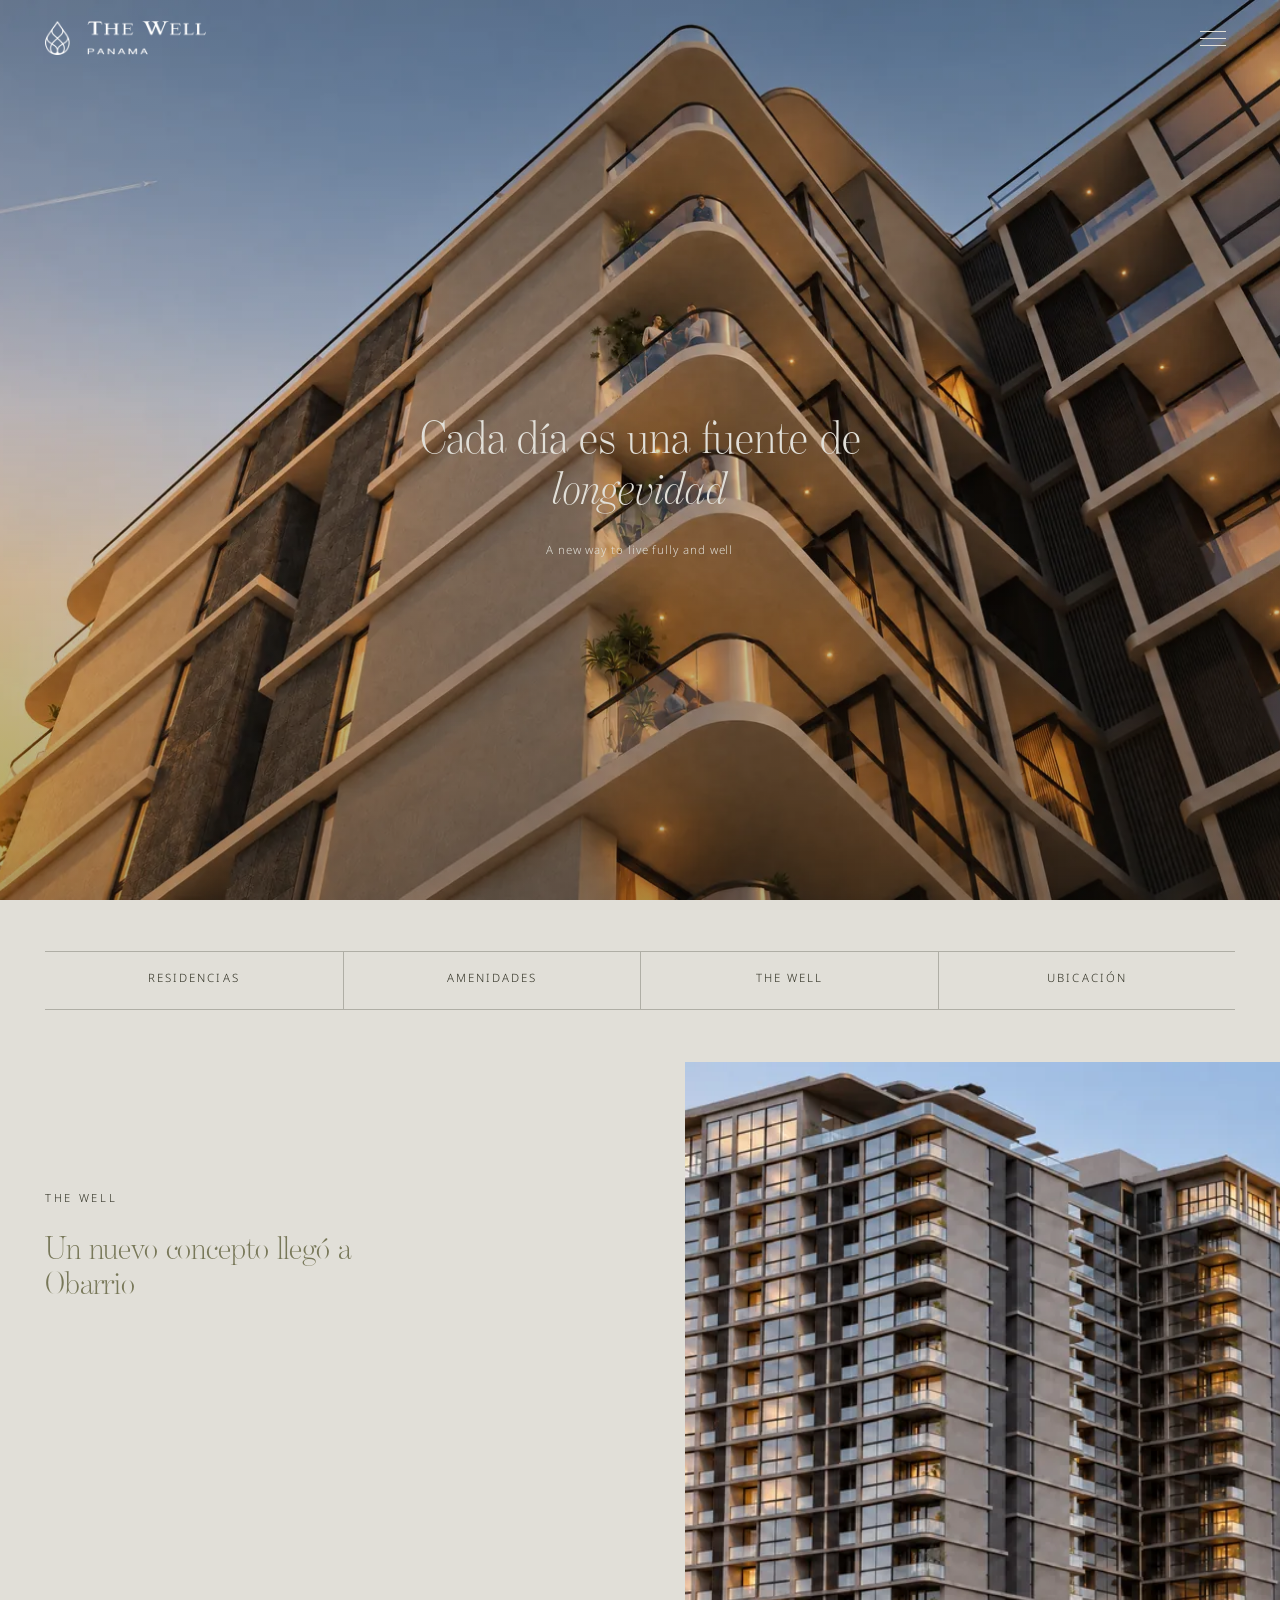
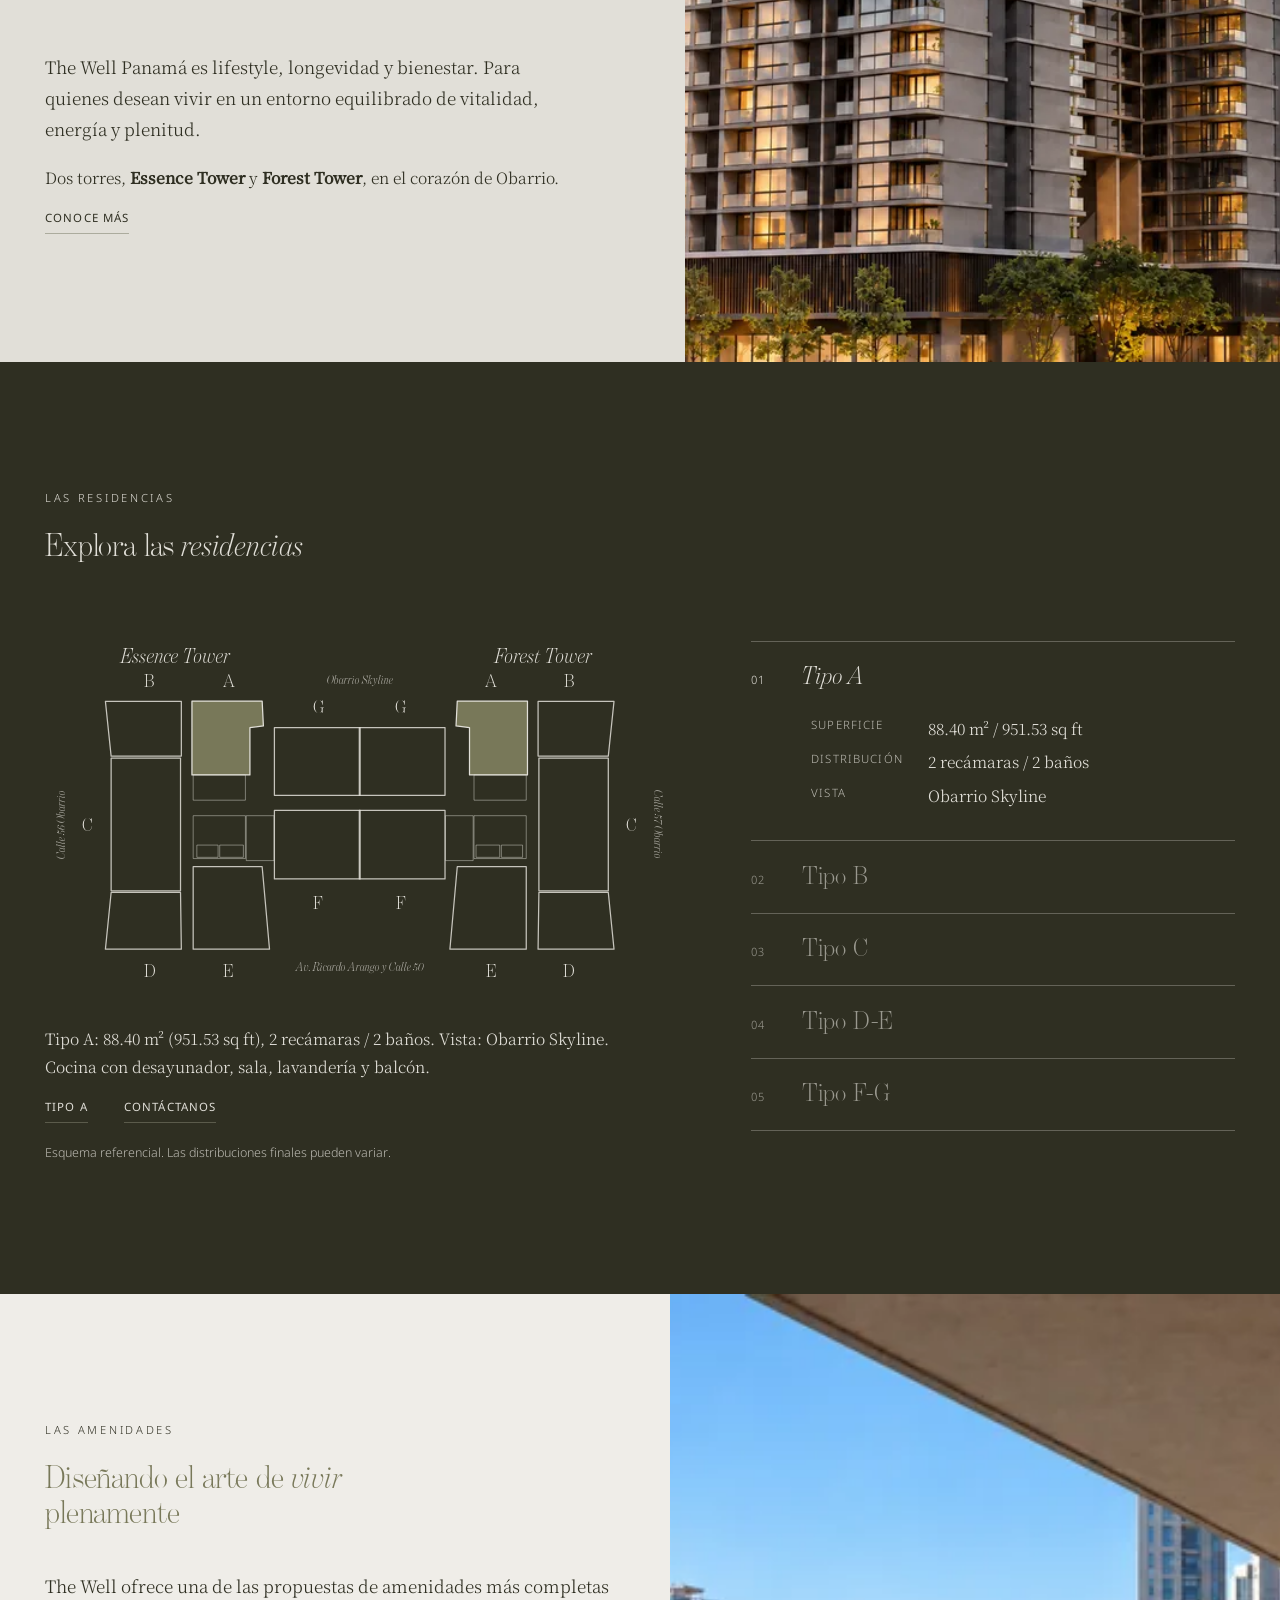
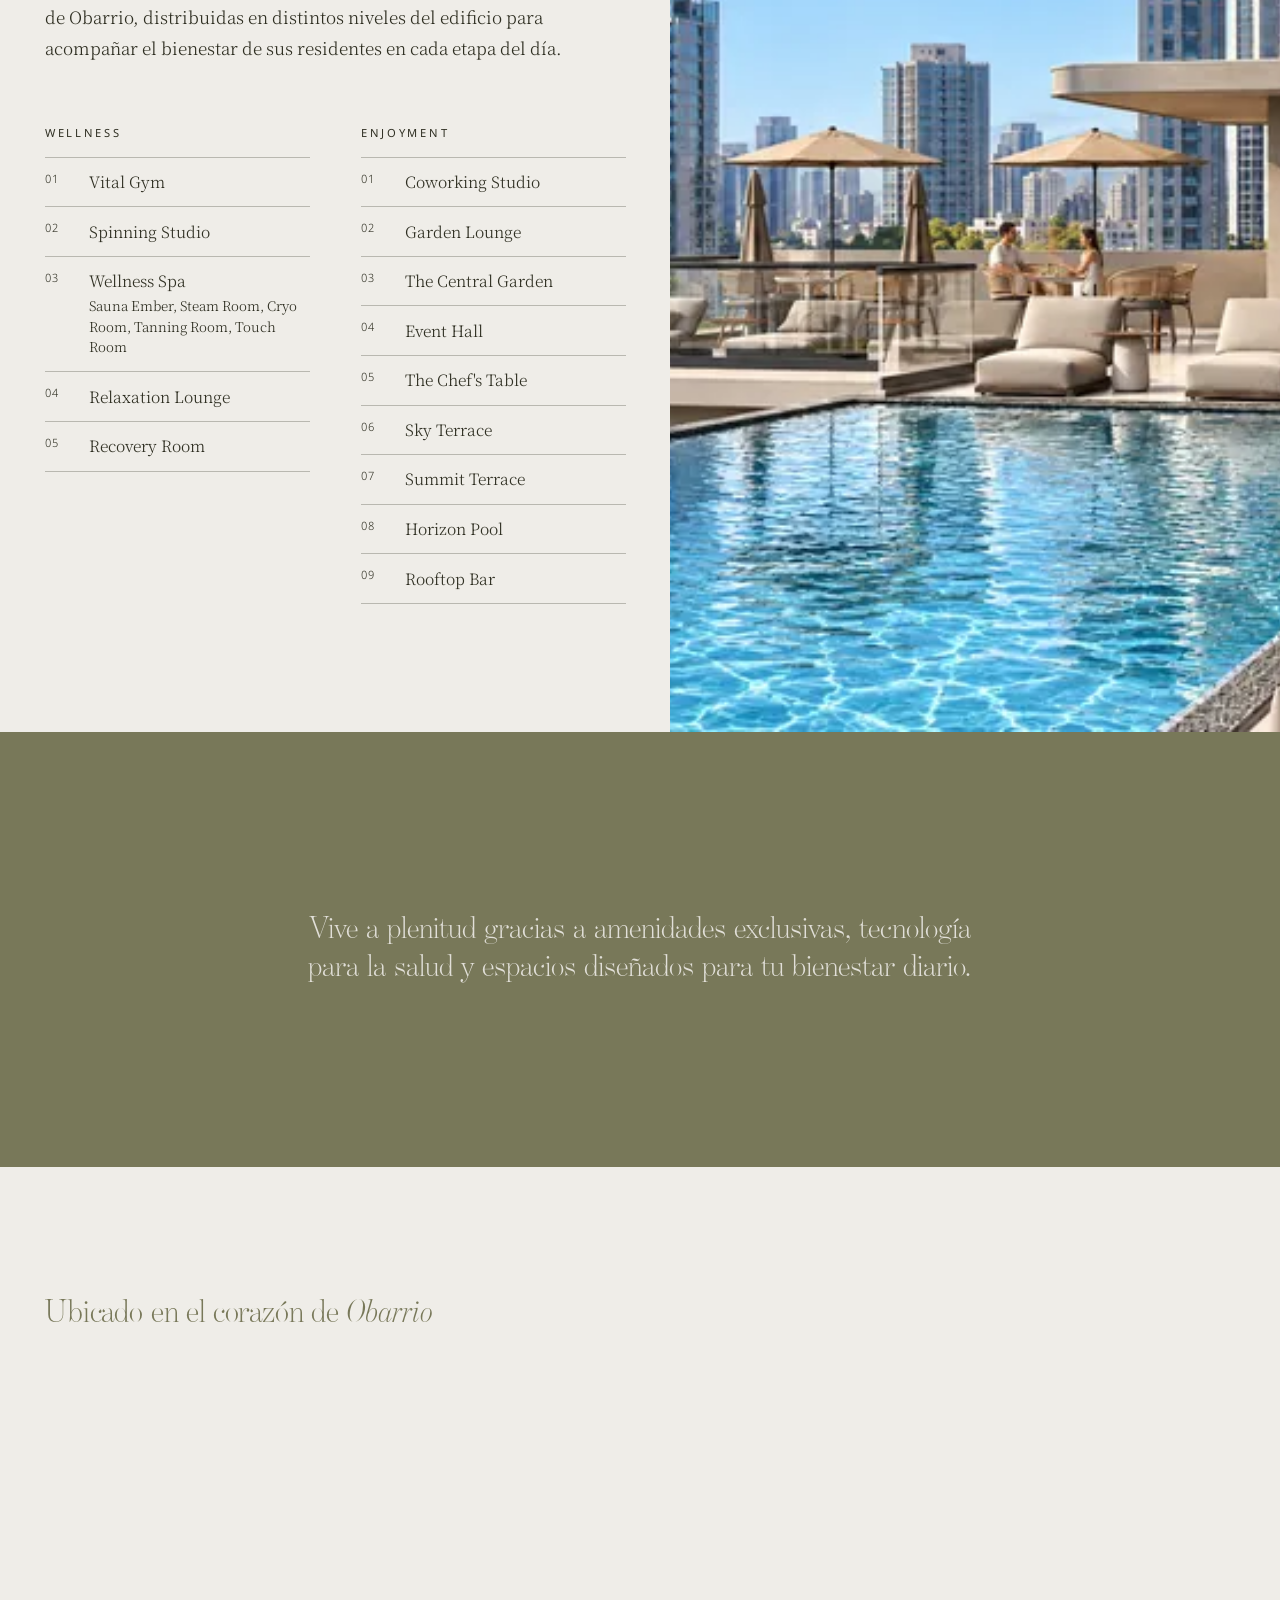
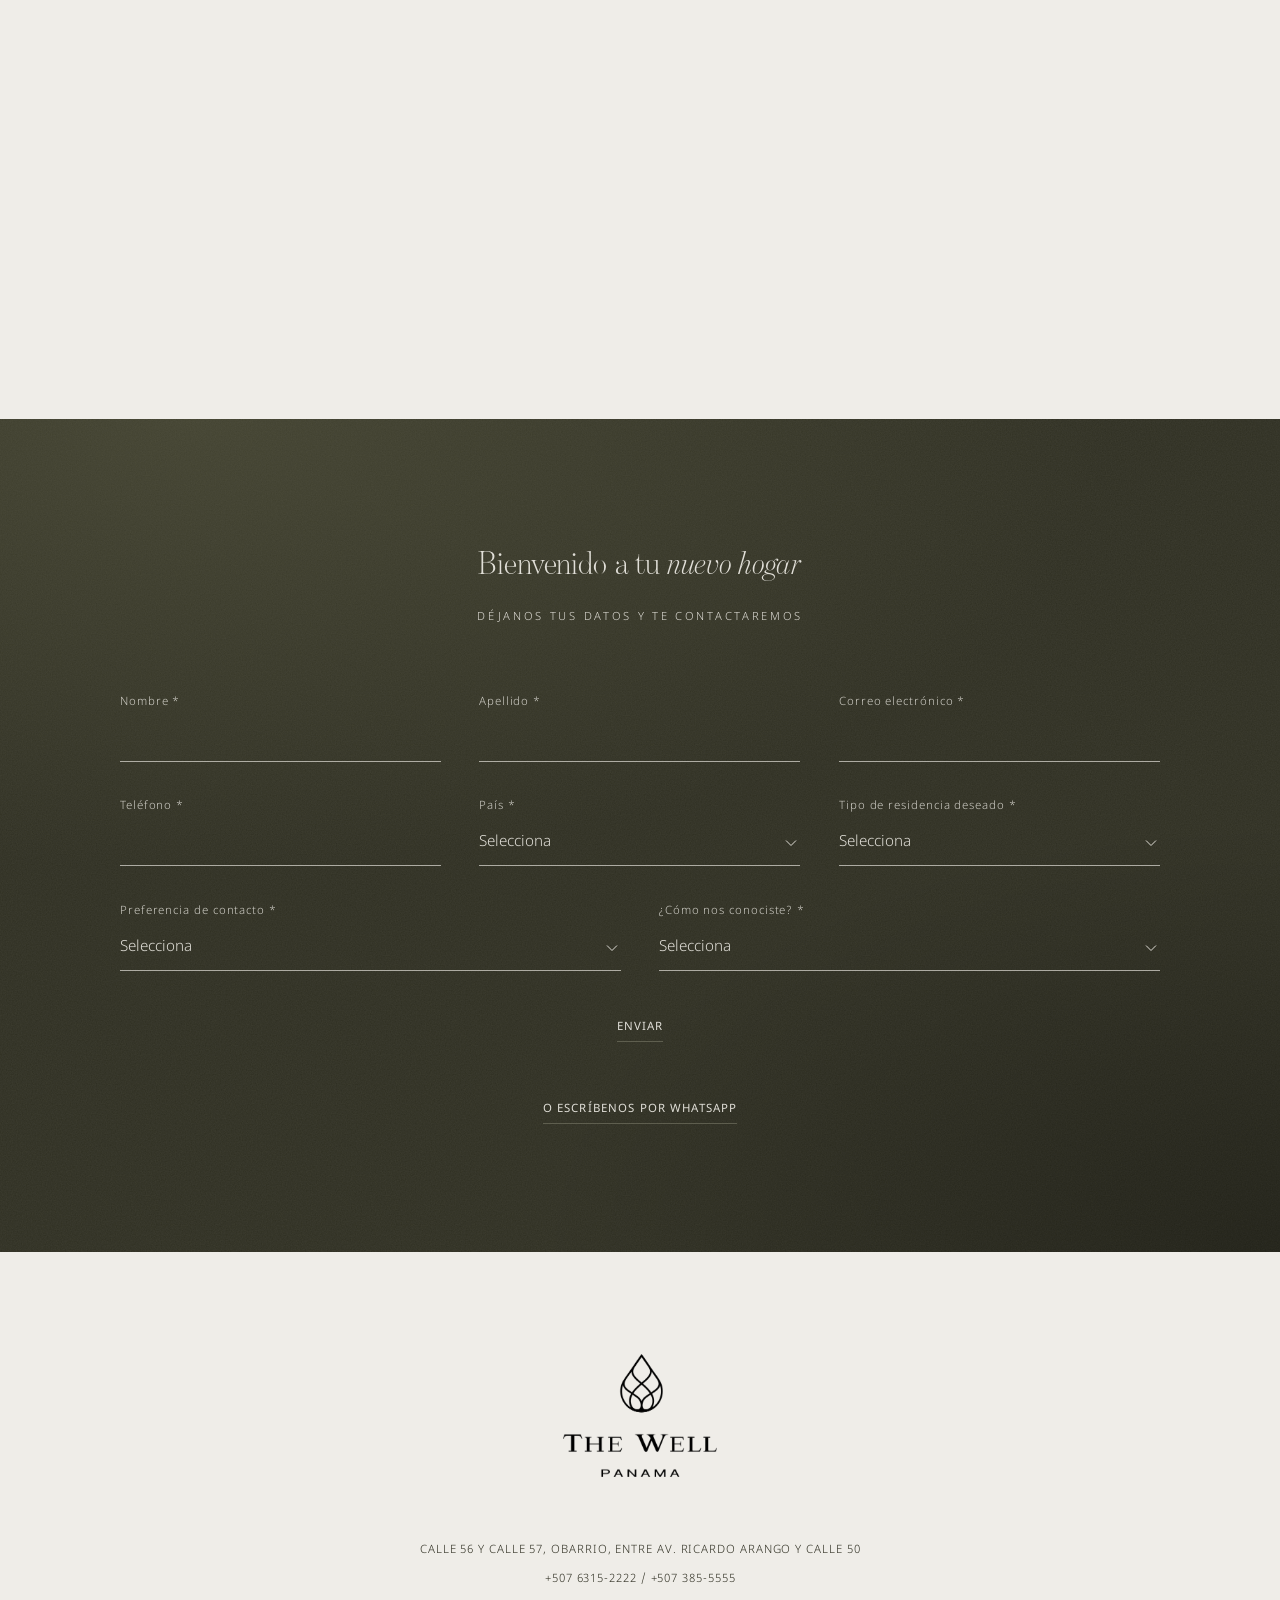
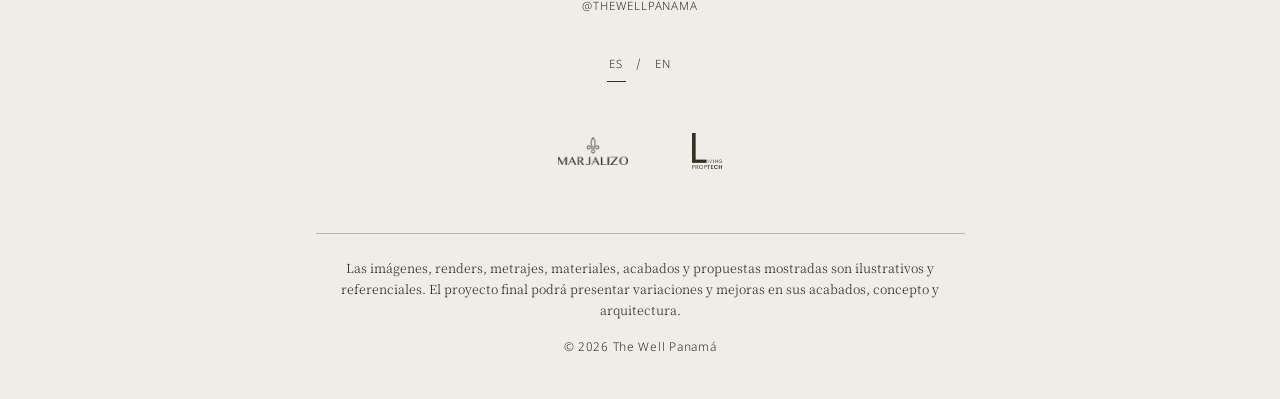
<file: index.html>
<!doctype html>
<html lang="es">
<head>
  <meta charset="utf-8">
  <meta name="viewport" content="width=device-width, initial-scale=1">
  <title>The Well Panamá · Residencias de wellness y longevidad en Obarrio</title>
  <meta name="description" content="The Well Panamá: residencias de lifestyle, longevidad y bienestar en Obarrio, Ciudad de Panamá. Essence Tower y Forest Tower.">
  <meta name="theme-color" content="#E1DFD8">
  <meta property="og:type" content="website">
  <meta property="og:title" content="The Well Panamá · Residencias de wellness y longevidad en Obarrio">
  <meta property="og:description" content="Lifestyle, longevidad y bienestar en Obarrio, Ciudad de Panamá.">
  <meta property="og:locale" content="es_PA">
  <link rel="icon" href="assets/favicon.png" type="image/png">
  <link rel="apple-touch-icon" href="assets/apple-touch-icon.png">
  <link rel="preload" href="assets/fonts/benton-light.woff2" as="font" type="font/woff2" crossorigin>
  <link rel="preload" href="assets/fonts/notoserifjp-light.woff2" as="font" type="font/woff2" crossorigin>
  <link rel="preload" as="image" type="image/webp" href="assets/img/hero-1600.webp" imagesrcset="assets/img/hero-800.webp 800w, assets/img/hero-1600.webp 1600w, assets/img/hero-2400.webp 2400w" imagesizes="100vw" fetchpriority="high">
  <script>document.documentElement.classList.add("js")</script>
  <link rel="stylesheet" href="css/fonts.css?v=20260930b">
  <link rel="stylesheet" href="css/tokens.css?v=20260930b">
  <link rel="stylesheet" href="css/main.css?v=20260930b">
</head>
<body>
<a class="skip" href="#contenido" data-i18n="skip">Saltar al contenido</a>

<header class="header" id="inicio" data-tema="oscuro">
  <a class="header__logo" href="#inicio" aria-label="The Well Panamá, inicio" data-i18n-attr="aria-label:a.logo">
    <img class="logo-blanco" src="assets/img/logo-blanco-horizontal.webp" width="720" height="152" alt="The Well Panamá" data-i18n-attr="alt:a.logoalt">
    <img class="logo-negro" src="assets/img/logo-negro-horizontal.webp" width="720" height="152" alt="" aria-hidden="true">
  </a>
  <div class="header__right">
    <button class="burger" type="button" aria-expanded="false" aria-controls="menu" aria-label="Abrir menú"><span></span><span></span><span></span></button>
  </div>
</header>

<div class="overlay" id="menu" role="dialog" aria-modal="true" aria-label="Menú" data-i18n-attr="aria-label:a.menu" aria-hidden="true" inert>
  <div class="overlay__top"><button class="overlay__close" type="button" data-i18n="menu.cerrar">Cerrar</button></div>
  <nav class="overlay__nav" aria-label="Secciones" data-i18n-attr="aria-label:a.secciones">
    <a href="#the-well" data-i18n="nav.thewell">The Well</a>
    <a href="#residencias" data-i18n="nav.residencias">Residencias</a>
    <a href="#amenidades" data-i18n="nav.amenidades">Amenidades</a>
    <a href="#ubicacion" data-i18n="nav.ubicacion">Ubicación</a>
    <a href="#contacto" data-i18n="nav.contacto">Contacto</a>
  </nav>
  <p class="overlay__foot"><a class="ul" href="tel:+50763152222">+507 6315-2222</a></p>
  <div class="lang" role="group" aria-label="Idioma" data-i18n-attr="aria-label:a.lang"><button type="button" class="ul" data-lang="es">ES</button><span aria-hidden="true">/</span><button type="button" class="ul" data-lang="en">EN</button></div>
</div>

<main id="contenido">
  <!-- 2. Hero -->
  <section class="hero" aria-labelledby="hero-titulo">
    <div class="hero__media" data-tema="oscuro">
      <img class="bg" src="assets/img/hero-1600.webp"
           srcset="assets/img/hero-800.webp 800w, assets/img/hero-1600.webp 1600w, assets/img/hero-2400.webp 2400w"
           sizes="100vw" width="2400" height="1357" alt="Fachada de The Well Panamá vista desde abajo al atardecer" data-i18n-attr="alt:a.heroalt" fetchpriority="high">
      <div class="hero__content">
        <h1 id="hero-titulo"><span data-i18n="hero.titulo.a">Cada día es una fuente de</span> <em data-i18n="hero.titulo.b">longevidad</em></h1>
        <p class="hero__sub"><i data-i18n="hero.sub">A new way to live fully and well</i></p>
      </div>
    </div>
    <nav class="hero__nav" data-tema="claro" aria-label="Accesos rápidos" data-i18n-attr="aria-label:a.acceso">
      <a href="#residencias"><span class="ul" data-i18n="nav.residencias">Residencias</span></a>
      <a href="#amenidades"><span class="ul" data-i18n="nav.amenidades">Amenidades</span></a>
      <a href="#the-well"><span class="ul" data-i18n="nav.thewell">The Well</span></a>
      <a href="#ubicacion"><span class="ul" data-i18n="nav.ubicacion">Ubicación</span></a>
    </nav>
  </section>

  <!-- 3. Intro -->
  <section class="intro" data-tema="claro" id="the-well" aria-labelledby="intro-titulo">
    <div class="intro__text">
      <div>
        <p class="eyebrow" data-i18n="intro.eyebrow">The Well</p>
        <h2 id="intro-titulo" data-i18n="intro.titulo">Un nuevo concepto llegó a Obarrio</h2>
      </div>
      <div class="intro__body">
        <p class="lead" data-i18n="intro.p1">The Well Panamá es lifestyle, longevidad y bienestar. Para quienes desean vivir en un entorno equilibrado de vitalidad, energía y plenitud.</p>
        <p data-i18n="intro.p2">Dos torres, <strong>Essence Tower</strong> y <strong>Forest Tower</strong>, en el corazón de Obarrio.</p>
        <a class="cta" href="#residencias" data-i18n="intro.cta">Conoce más</a>
      </div>
    </div>
    <div class="intro__img">
      <img src="assets/img/intro-torre-900.webp" srcset="assets/img/intro-torre-600.webp 600w, assets/img/intro-torre-900.webp 900w, assets/img/intro-torre-1140.webp 1140w"
           sizes="(max-width: 860px) 100vw, 46vw" width="1140" height="1425" loading="lazy" alt="Torres de The Well Panamá al atardecer" data-i18n-attr="alt:a.introalt">
    </div>
  </section>

  <!-- 4. Residencias: selector -->
  <section class="res" data-tema="oscuro" id="residencias" aria-labelledby="res-titulo">
    <p class="eyebrow" data-i18n="res.eyebrow">Las residencias</p>
    <h2 id="res-titulo"><span data-i18n="res.titulo.a">Explora las</span> <em data-i18n="res.titulo.b">residencias</em></h2>
    <div class="res__grid">
      <div class="res__plano">
<svg class="plano" viewBox="240 150 1542 850" xmlns="http://www.w3.org/2000/svg" role="group" data-i18n-attr="aria-label:a.plano" aria-label="Esquema referencial de la planta tipo, pisos 12 al 26: Essence Tower y Forest Tower">
<g class="torre" data-torre="essence">
<text class="svg-torre" x="560" y="205" text-anchor="middle">Essence Tower</text>
<g class="unidad" data-tipo="B" data-unidad="B" role="button" tabindex="0" aria-pressed="false" aria-label="Tipo B, unidad B, Essence Tower"><title>Tipo B (B) · Essence Tower</title><polygon points="388,298 574,298 574,432 402,432"/><text class="svg-letra" x="497" y="262" text-anchor="middle">B</text></g>
<g class="unidad" data-tipo="A" data-unidad="A" role="button" tabindex="0" aria-pressed="false" aria-label="Tipo A, unidad A, Essence Tower"><title>Tipo A (A) · Essence Tower</title><polygon points="600,297 772,297 775,358 742,362 742,478 600,478"/><text class="svg-letra" x="690" y="262" text-anchor="middle">A</text></g>
<g class="unidad" data-tipo="F-G" data-unidad="G" role="button" tabindex="0" aria-pressed="false" aria-label="Tipo F-G, unidad G, Essence Tower"><title>Tipo F-G (G) · Essence Tower</title><polygon points="802,362 1012,362 1012,528 802,528"/><text class="svg-letra" x="911" y="326" text-anchor="middle">G</text></g>
<g class="unidad" data-tipo="F-G" data-unidad="F" role="button" tabindex="0" aria-pressed="false" aria-label="Tipo F-G, unidad F, Essence Tower"><title>Tipo F-G (F) · Essence Tower</title><polygon points="802,565 1012,565 1012,733 802,733"/><text class="svg-letra" x="909" y="806" text-anchor="middle">F</text></g>
<g class="unidad" data-tipo="C" data-unidad="C" role="button" tabindex="0" aria-pressed="false" aria-label="Tipo C, unidad C, Essence Tower"><title>Tipo C (C) · Essence Tower</title><polygon points="402,437 572,437 572,762 402,762"/><text class="svg-letra" x="344" y="615" text-anchor="middle">C</text></g>
<g class="unidad" data-tipo="D-E" data-unidad="D" role="button" tabindex="0" aria-pressed="false" aria-label="Tipo D-E, unidad D, Essence Tower"><title>Tipo D-E (D) · Essence Tower</title><polygon points="402,766 572,766 574,905 388,905"/><text class="svg-letra" x="498" y="972" text-anchor="middle">D</text></g>
<g class="unidad" data-tipo="D-E" data-unidad="E" role="button" tabindex="0" aria-pressed="false" aria-label="Tipo D-E, unidad E, Essence Tower"><title>Tipo D-E (E) · Essence Tower</title><polygon points="603,703 772,703 790,905 603,905"/><text class="svg-letra" x="689" y="972" text-anchor="middle">E</text></g>
<rect class="nucleo" x="603" y="478" width="128" height="62"/>
<rect class="nucleo" x="603" y="578" width="128" height="105"/>
<rect class="nucleo" x="612" y="650" width="52" height="30"/>
<rect class="nucleo" x="668" y="650" width="58" height="30"/>
<rect class="nucleo" x="733" y="578" width="68" height="110"/>
</g>
<g class="torre" data-torre="forest">
<text class="svg-torre" x="1462" y="205" text-anchor="middle">Forest Tower</text>
<g class="unidad" data-tipo="B" data-unidad="B" role="button" tabindex="0" aria-pressed="false" aria-label="Tipo B, unidad B, Forest Tower"><title>Tipo B (B) · Forest Tower</title><polygon points="1634,298 1448,298 1448,432 1620,432"/><text class="svg-letra" x="1525" y="262" text-anchor="middle">B</text></g>
<g class="unidad" data-tipo="A" data-unidad="A" role="button" tabindex="0" aria-pressed="false" aria-label="Tipo A, unidad A, Forest Tower"><title>Tipo A (A) · Forest Tower</title><polygon points="1422,297 1250,297 1247,358 1280,362 1280,478 1422,478"/><text class="svg-letra" x="1332" y="262" text-anchor="middle">A</text></g>
<g class="unidad" data-tipo="F-G" data-unidad="G" role="button" tabindex="0" aria-pressed="false" aria-label="Tipo F-G, unidad G, Forest Tower"><title>Tipo F-G (G) · Forest Tower</title><polygon points="1220,362 1010,362 1010,528 1220,528"/><text class="svg-letra" x="1111" y="326" text-anchor="middle">G</text></g>
<g class="unidad" data-tipo="F-G" data-unidad="F" role="button" tabindex="0" aria-pressed="false" aria-label="Tipo F-G, unidad F, Forest Tower"><title>Tipo F-G (F) · Forest Tower</title><polygon points="1220,565 1010,565 1010,733 1220,733"/><text class="svg-letra" x="1113" y="806" text-anchor="middle">F</text></g>
<g class="unidad" data-tipo="C" data-unidad="C" role="button" tabindex="0" aria-pressed="false" aria-label="Tipo C, unidad C, Forest Tower"><title>Tipo C (C) · Forest Tower</title><polygon points="1620,437 1450,437 1450,762 1620,762"/><text class="svg-letra" x="1678" y="615" text-anchor="middle">C</text></g>
<g class="unidad" data-tipo="D-E" data-unidad="D" role="button" tabindex="0" aria-pressed="false" aria-label="Tipo D-E, unidad D, Forest Tower"><title>Tipo D-E (D) · Forest Tower</title><polygon points="1620,766 1450,766 1448,905 1634,905"/><text class="svg-letra" x="1524" y="972" text-anchor="middle">D</text></g>
<g class="unidad" data-tipo="D-E" data-unidad="E" role="button" tabindex="0" aria-pressed="false" aria-label="Tipo D-E, unidad E, Forest Tower"><title>Tipo D-E (E) · Forest Tower</title><polygon points="1419,703 1250,703 1232,905 1419,905"/><text class="svg-letra" x="1333" y="972" text-anchor="middle">E</text></g>
<rect class="nucleo" x="1291" y="478" width="128" height="62"/>
<rect class="nucleo" x="1291" y="578" width="128" height="105"/>
<rect class="nucleo" x="1358" y="650" width="52" height="30"/>
<rect class="nucleo" x="1296" y="650" width="58" height="30"/>
<rect class="nucleo" x="1221" y="578" width="68" height="110"/>
</g>
<text class="svg-ctx" x="1011" y="255" text-anchor="middle">Obarrio Skyline</text>
<text class="svg-ctx" x="1011" y="958" text-anchor="middle">Av. Ricardo Arango y Calle 50</text>
<text class="svg-ctx" transform="translate(290 600) rotate(-90)" text-anchor="middle">Calle 56 Obarrio</text>
<text class="svg-ctx" transform="translate(1732 600) rotate(90)" text-anchor="middle">Calle 57 Obarrio</text>
</svg>
        <div class="res__detalle">
          <p class="res__desc" id="res-desc" aria-live="polite"></p>
          <div class="res__btns">
            <span class="cta" id="res-pill-tipo" aria-hidden="true"></span>
            <a class="cta" id="res-contacto" href="#contacto" data-i18n="res.contacto">Contáctanos</a>
          </div>
          <p class="res__nota" data-i18n="res.nota">Esquema referencial. Las distribuciones finales pueden variar.</p>
        </div>
      </div>
      <ol class="res__lista" id="res-lista" aria-label="Tipos de residencia" data-i18n-attr="aria-label:a.tipos"></ol>
    </div>
  </section>

  <!-- 5. Amenidades -->
  <section class="amen" data-tema="claro" id="amenidades" aria-labelledby="amen-titulo">
    <div class="amen__text">
      <p class="eyebrow" data-i18n="amen.eyebrow">Las amenidades</p>
      <h2 id="amen-titulo"><span data-i18n="amen.titulo.a">Diseñando el arte de</span> <em data-i18n="amen.titulo.b">vivir</em> <span data-i18n="amen.titulo.c">plenamente</span></h2>
      <p class="lead" data-i18n="amen.p">The Well ofrece una de las propuestas de amenidades más completas de Obarrio, distribuidas en distintos niveles del edificio para acompañar el bienestar de sus residentes en cada etapa del día.</p>
      <div class="amen__cols">
        <div><h3 data-i18n="amen.wellness">Wellness</h3><ol id="amen-wellness"></ol></div>
        <div><h3 data-i18n="amen.enjoyment">Enjoyment</h3><ol id="amen-enjoyment"></ol></div>
      </div>
    </div>
    <div class="amen__img">
      <img src="assets/img/amenidades-pool-1600.webp" srcset="assets/img/amenidades-pool-800.webp 800w, assets/img/amenidades-pool-1600.webp 1600w, assets/img/amenidades-pool-2400.webp 2400w"
           sizes="(max-width: 960px) 100vw, 48vw" width="2400" height="1357" loading="lazy" alt="Horizon Pool de The Well Panamá" data-i18n-attr="alt:a.poolalt">
    </div>
  </section>

  <!-- 6. Cita -->
  <section class="cita-band" data-tema="oscuro" aria-label="Filosofía" data-i18n-attr="aria-label:a.cita">
    <p class="cita" data-i18n="cita">Vive a plenitud gracias a amenidades exclusivas, tecnología para la salud y espacios diseñados para tu bienestar diario.</p>
  </section>

  <!-- 7. Ubicación -->
  <section class="ubi" data-tema="claro" id="ubicacion" aria-labelledby="ubi-titulo">
    <h2 id="ubi-titulo"><span data-i18n="ubi.titulo.a">Ubicado en el corazón de</span> <em data-i18n="ubi.titulo.b">Obarrio</em></h2>
    <iframe data-i18n-attr="title:a.iframe" title="Mapa de la ubicación de The Well Panamá, Obarrio, Ciudad de Panamá"
            src="https://maps.google.com/maps?q=8.985361,-79.519444&amp;z=16&amp;hl=es&amp;output=embed"
            loading="lazy" referrerpolicy="no-referrer-when-downgrade" allowfullscreen></iframe>
  </section>

  <!-- 8. Formulario -->
  <section class="contacto" data-tema="oscuro" id="contacto" aria-labelledby="contacto-titulo">
    <h2 id="contacto-titulo"><span data-i18n="form.titulo.a">Bienvenido a tu</span> <em data-i18n="form.titulo.b">nuevo hogar</em></h2>
    <p class="eyebrow contacto__sub" data-i18n="form.sub">Déjanos tus datos y te contactaremos</p>
    <form class="form" id="form" novalidate>
      <div class="field"><label for="f-nombre" data-i18n="form.nombre">Nombre *</label><input id="f-nombre" name="nombre" autocomplete="given-name" required aria-describedby="f-nombre-err"><span class="err" id="f-nombre-err" data-i18n="form.err.req">Campo obligatorio</span></div>
      <div class="field"><label for="f-apellido" data-i18n="form.apellido">Apellido *</label><input id="f-apellido" name="apellido" autocomplete="family-name" required aria-describedby="f-apellido-err"><span class="err" id="f-apellido-err" data-i18n="form.err.req">Campo obligatorio</span></div>
      <div class="field"><label for="f-correo" data-i18n="form.correo">Correo electrónico *</label><input id="f-correo" name="correo" type="email" autocomplete="email" required aria-describedby="f-correo-err"><span class="err" id="f-correo-err" data-i18n="form.err.correo">Ingresa un correo válido</span></div>
      <div class="field"><label for="f-tel" data-i18n="form.tel">Teléfono *</label><input id="f-tel" name="telefono" type="tel" autocomplete="tel" required aria-describedby="f-tel-err"><span class="err" id="f-tel-err" data-i18n="form.err.tel">Ingresa un teléfono válido</span></div>
      <div class="field"><label for="f-pais" data-i18n="form.pais">País *</label><select id="f-pais" name="pais" autocomplete="country-name" required aria-describedby="f-pais-err"></select><span class="err" id="f-pais-err" data-i18n="form.err.sel">Selecciona una opción</span></div>
      <div class="field"><label for="f-tipo" data-i18n="form.tipo">Tipo de residencia deseado *</label><select id="f-tipo" name="tipo" required aria-describedby="f-tipo-err"></select><span class="err" id="f-tipo-err" data-i18n="form.err.sel">Selecciona una opción</span></div>
      <div class="field field--wide"><label for="f-contacto" data-i18n="form.contacto">Preferencia de contacto *</label><select id="f-contacto" name="preferencia" required aria-describedby="f-contacto-err"></select><span class="err" id="f-contacto-err" data-i18n="form.err.sel">Selecciona una opción</span></div>
      <div class="field field--wide"><label for="f-origen" data-i18n="form.origen">¿Cómo nos conociste? *</label><select id="f-origen" name="origen" required aria-describedby="f-origen-err"></select><span class="err" id="f-origen-err" data-i18n="form.err.sel">Selecciona una opción</span></div>
      <div class="field--trap" aria-hidden="true"><label>Website <input name="website" tabindex="-1" autocomplete="off"></label></div>
      <div class="form__actions">
        <button class="cta" type="submit" data-i18n="form.enviar">Enviar</button>
        <p class="form__msg" id="form-msg" role="status" aria-live="polite"></p>
        <a class="form__alt cta" id="form-wa" href="https://wa.me/50763152222" data-i18n="form.wa">O escríbenos por WhatsApp</a>
      </div>
    </form>
  </section>
</main>

<!-- 9. Footer -->
<footer class="footer" data-tema="claro">
  <img class="footer__logo" src="assets/img/logo-negro-vertical.webp" width="440" height="351" loading="lazy" alt="The Well Panamá" data-i18n-attr="alt:a.logoalt">
  <address class="footer__info" style="font-style: normal">
    <span data-i18n="footer.dir">Calle 56 y Calle 57, Obarrio, entre Av. Ricardo Arango y Calle 50</span>
    <span><a class="ul" href="tel:+50763152222">+507 6315-2222</a> / <a class="ul" href="tel:+5073855555">+507 385-5555</a></span>
    <a class="ul" href="https://www.instagram.com/thewellpanama" rel="noopener" target="_blank">@thewellpanama</a>
  </address>
  <div class="lang" role="group" aria-label="Idioma" data-i18n-attr="aria-label:a.lang"><button type="button" class="ul" data-lang="es">ES</button><span aria-hidden="true">/</span><button type="button" class="ul" data-lang="en">EN</button></div>
  <div class="footer__devs">
    <img class="dev dev--marjalizo" src="assets/img/dev-marjalizo.webp" width="595" height="240" loading="lazy" alt="Marjalizo">
    <img class="dev dev--living" src="assets/img/dev-living-proptech.webp" width="204" height="240" loading="lazy" alt="Living Proptech">
  </div>
  <p class="footer__legal" data-i18n="footer.legal">Las imágenes, renders, metrajes, materiales, acabados y propuestas mostradas son ilustrativos y referenciales. El proyecto final podrá presentar variaciones y mejoras en sus acabados, concepto y arquitectura.</p>
  <p class="footer__copy">© 2026 The Well Panamá</p>
</footer>

<script src="js/content.js?v=20260930b"></script>
<script src="js/app.js?v=20260930b"></script>
</body>
</html>
</file>
<file: css/fonts.css>
@font-face { font-family: "Benton Modern"; src: url("../assets/fonts/benton-light.woff2") format("woff2"); font-weight: 300; font-style: normal; font-display: swap; }
@font-face { font-family: "Benton Modern"; src: url("../assets/fonts/benton-light-italic.woff2") format("woff2"); font-weight: 300; font-style: italic; font-display: swap; }
@font-face { font-family: "Benton Modern"; src: url("../assets/fonts/benton-regular.woff2") format("woff2"); font-weight: 400; font-style: normal; font-display: swap; }
@font-face { font-family: "Benton Modern"; src: url("../assets/fonts/benton-regular-italic.woff2") format("woff2"); font-weight: 400; font-style: italic; font-display: swap; }
@font-face { font-family: "Noto Serif JP"; src: url("../assets/fonts/notoserifjp-light.woff2") format("woff2"); font-weight: 300; font-style: normal; font-display: swap; }
@font-face { font-family: "Noto Serif JP"; src: url("../assets/fonts/notoserifjp-regular.woff2") format("woff2"); font-weight: 400; font-style: normal; font-display: swap; }
@font-face { font-family: "Noto Serif JP"; src: url("../assets/fonts/notoserifjp-medium.woff2") format("woff2"); font-weight: 500; font-style: normal; font-display: swap; }
@font-face { font-family: "Noto Sans Devanagari"; src: url("../assets/fonts/notosansdevanagari-light.woff2") format("woff2"); font-weight: 300; font-style: normal; font-display: swap; }
@font-face { font-family: "Noto Sans Devanagari"; src: url("../assets/fonts/notosansdevanagari-regular.woff2") format("woff2"); font-weight: 400; font-style: normal; font-display: swap; }
</file>
<file: css/tokens.css>
:root {
  /* Color (solo paleta de marca del BRIEF) */
  --verde:        #787859; /* acentos, titulares grandes, bloques, hover */
  --hueso:        #E1DFD8; /* fondo principal */
  --hueso-claro:  #EFEDE8; /* alternancia de secciones */
  --verde-oscuro: #2F2F22; /* cuerpo y CTA (contraste AA) */
  --texto-sobre-verde: #E1DFD8;

  /* Tipografía */
  --f-titulo: "Benton Modern", "Times New Roman", Georgia, serif;
  --f-cuerpo: "Noto Serif JP", Georgia, "Times New Roman", serif;
  --f-ui: "Noto Sans Devanagari", system-ui, -apple-system, "Helvetica Neue", Arial, sans-serif;

  /* Escala fluida (pequeña y delicada; a 1440 px: hero ~51px, h2 ~34px) */
  --fs-hero:    clamp(2rem, 1.2rem + 2.2vw, 3.25rem);
  --fs-h2:      clamp(1.6rem, 1.25rem + 1vw, 2.4rem);
  --fs-cita:    clamp(1.35rem, 1rem + 1.2vw, 2.1rem);
  --fs-h3:      clamp(1.05rem, 1rem + 0.25vw, 1.25rem);
  --fs-lead:    clamp(1rem, 0.95rem + 0.15vw, 1.1rem);
  --fs-cuerpo:  clamp(0.92rem, 0.9rem + 0.1vw, 1rem);
  --fs-ui:      clamp(0.68rem, 0.66rem + 0.07vw, 0.75rem);
  --fs-eyebrow: 0.7rem;

  /* Espaciado y layout */
  --gutter: clamp(20px, 3.5vw, 48px);
  --sec-y:  clamp(72px, 10vw, 160px);
  --header-h: 76px;
  --hairline: 1px solid rgb(47 47 34 / .28);
  --hairline-claro: 1px solid rgb(225 223 216 / .3);
  --tracking: 0.1em;
  --ease: cubic-bezier(.22, 1, .36, 1);
}
@media (max-width: 720px) { :root { --header-h: 64px; } }
</file>
<file: css/main.css>
/* ---------- Base ---------- */
*, *::before, *::after { box-sizing: border-box; }
html { -webkit-text-size-adjust: 100%; }
body {
  margin: 0; background: var(--hueso); color: var(--verde-oscuro);
  font-family: var(--f-cuerpo); font-weight: 300; font-size: var(--fs-cuerpo); line-height: 1.8;
  -webkit-font-smoothing: antialiased; overflow-x: hidden;
}
img, svg { display: block; max-width: 100%; }
img { height: auto; }
h1, h2, h3, p, ul, ol, dl, dd, figure { margin: 0; padding: 0; }
ul, ol { list-style: none; }
a { color: inherit; }
button { font: inherit; color: inherit; background: none; border: 0; padding: 0; cursor: pointer; }
:focus-visible { outline: 2px solid var(--verde); outline-offset: 3px; }
.sr-only { position: absolute; width: 1px; height: 1px; margin: -1px; overflow: hidden; clip: rect(0 0 0 0); white-space: nowrap; }
.skip { position: absolute; left: var(--gutter); top: -100px; z-index: 100; background: var(--verde-oscuro); color: var(--hueso); padding: .6em 1em; font-family: var(--f-ui); }
.skip:focus { top: 8px; }
section[id] { scroll-margin-top: var(--header-h); }
.wrap { padding-inline: var(--gutter); }

/* ---------- Tipografía ---------- */
.h-display, h1, h2 { font-family: var(--f-titulo); font-weight: 300; line-height: 1.08; letter-spacing: -0.005em; }
h2 { font-size: var(--fs-h2); color: var(--verde); }
h1 { font-size: var(--fs-hero); }
h1 em, h2 em, .cita em { font-style: italic; font-weight: 300; }
h3 { font-family: var(--f-cuerpo); font-weight: 500; font-size: var(--fs-h3); line-height: 1.4; }
.lead { font-size: var(--fs-lead); font-weight: 300; line-height: 1.8; }
.eyebrow, .cta, .ui {
  font-family: var(--f-ui); text-transform: uppercase; letter-spacing: var(--tracking);
}
.eyebrow { font-size: var(--fs-eyebrow); font-weight: 300; letter-spacing: .24em; }
.cta {
  display: inline-block; font-size: var(--fs-ui); font-weight: 400; line-height: 1.6; padding-bottom: .4em; cursor: pointer; text-decoration: none;
  background-image: linear-gradient(currentColor, currentColor), linear-gradient(rgb(128 128 110 / .55), rgb(128 128 110 / .55));
  background-repeat: no-repeat; background-position: left bottom; background-size: 0 1px, 100% 1px;
  transition: background-size .5s var(--ease);
}
button.cta { font-family: var(--f-ui); text-transform: uppercase; letter-spacing: var(--tracking); }
a.cta:hover, button.cta:hover, a.cta:focus-visible, button.cta:focus-visible { background-size: 100% 1px, 100% 1px; }
/* Enlaces de texto: la línea se dibuja al pasar el cursor */
.ul {
  text-decoration: none; padding-bottom: .3em;
  background: linear-gradient(currentColor, currentColor) left bottom / 0 1px no-repeat;
  transition: background-size .5s var(--ease);
}
a:hover > .ul, a:focus-visible > .ul, a.ul:hover, a.ul:focus-visible { background-size: 100% 1px; }

/* ---------- Header (transparente; logo blanco/negro según sección) ---------- */
.header {
  position: fixed; inset: 0 0 auto 0; z-index: 50; height: var(--header-h);
  display: flex; justify-content: space-between; align-items: center; padding-inline: var(--gutter);
  color: var(--hueso); --veil: rgb(47 47 34 / .55);
}
.header[data-tema="claro"] { color: var(--verde-oscuro); --veil: rgb(225 223 216 / .55); }
.header { background: transparent; }
.header.is-scrolled { background: var(--veil); -webkit-backdrop-filter: blur(8px); backdrop-filter: blur(8px); }
.header { transition: background-color .5s ease, color .5s ease; }
.header__logo { display: block; position: relative; }
.header__logo img { height: clamp(24px, 1.6vw + 14px, 34px); width: auto; transition: opacity .5s ease; }
.header .logo-negro { position: absolute; left: 0; top: 0; opacity: 0; }
.header[data-tema="claro"] .logo-blanco { opacity: 0; }
.header[data-tema="claro"] .logo-negro { opacity: 1; }
.header__right { display: flex; justify-content: flex-end; margin-left: auto; }
.burger { width: 44px; height: 44px; display: grid; place-content: center; gap: 6px; }
.burger span { display: block; width: 26px; height: 1px; background: currentColor; }

/* ---------- Overlay ---------- */
.overlay {
  position: fixed; inset: 0; z-index: 60; background: var(--verde-oscuro); color: var(--hueso);
  display: flex; flex-direction: column; padding: var(--gutter);
  visibility: hidden; opacity: 0; filter: blur(10px);
  transition: opacity .6s var(--ease), filter .6s var(--ease), visibility 0s linear .6s;
}
.overlay.is-open { visibility: visible; opacity: 1; filter: none; transition-delay: 0s; }
.overlay__top { display: flex; justify-content: flex-end; height: calc(var(--header-h) - var(--gutter)); min-height: 44px; }
.overlay__close { font-family: var(--f-ui); font-size: var(--fs-ui); letter-spacing: var(--tracking); text-transform: uppercase; padding: 0 .5em; }
.overlay__nav { margin: auto; text-align: center; }
.overlay__nav a {
  display: table; margin: 0 auto; font-family: var(--f-titulo); font-weight: 300; font-size: clamp(1.6rem, 1.2rem + 1.6vw, 2.6rem); line-height: 1.5; text-decoration: none; padding-bottom: .05em;
  background: linear-gradient(currentColor, currentColor) left bottom / 0 1px no-repeat;
  opacity: 0; transform: translateY(12px);
  transition: background-size .5s var(--ease), opacity .7s var(--ease), transform .7s var(--ease);
}
.overlay.is-open .overlay__nav a { opacity: 1; transform: none; transition-delay: 0s, calc(var(--i, 0) * 70ms + 150ms), calc(var(--i, 0) * 70ms + 150ms); }
.overlay__nav a:hover, .overlay__nav a:focus-visible { background-size: 100% 1px; }
.overlay__foot { text-align: center; font-family: var(--f-ui); font-size: var(--fs-ui); letter-spacing: .05em; padding-bottom: 1rem; }

/* ---------- Hero ---------- */
.hero { padding-top: 0; }
.hero__media {
  position: relative; height: 100svh; min-height: 560px; max-height: 1000px;
  color: var(--hueso); display: grid; place-items: center; text-align: center; overflow: hidden;
}
.hero__media > picture, .hero__media > img { position: absolute; inset: 0; }
.hero__media img.bg { width: 100%; height: 100%; object-fit: cover; object-position: 50% 45%; }
.hero__media::after { content: ""; position: absolute; inset: 0; background: linear-gradient(rgb(20 20 14 / .3), rgb(20 20 14 / .14) 45%, rgb(20 20 14 / .34)); }
.hero__content { position: relative; z-index: 1; padding: var(--header-h) var(--gutter) 0; display: flex; flex-direction: column; align-items: center; gap: clamp(16px, 2vw, 28px); }
.hero h1 { max-width: 11.5em; font-weight: 300; }
.hero__sub { font-family: var(--f-ui); font-size: var(--fs-ui); letter-spacing: .22em; text-transform: uppercase; font-weight: 300; }
.hero__sub i { text-transform: none; font-style: normal; letter-spacing: .08em; }
.hero__nav { display: grid; grid-template-columns: repeat(4, 1fr); margin: clamp(28px, 4vw, 56px) var(--gutter); border-top: var(--hairline); border-bottom: var(--hairline); }
.hero__nav a { display: block;
  font-family: var(--f-ui); font-size: var(--fs-ui); font-weight: 300; text-transform: uppercase; letter-spacing: .18em; text-align: center; text-decoration: none;
  padding: 1.6em .5em; border-left: var(--hairline);
}
.hero__nav a:first-child { border-left: 0; }
@media (max-width: 720px) {
  .hero__nav { grid-template-columns: 1fr 1fr; }
  .hero__nav a:nth-child(odd) { border-left: 0; }
  .hero__nav a:nth-child(-n+2) { border-bottom: var(--hairline); }
}

/* ---------- Intro ---------- */
.intro { display: grid; grid-template-columns: 1.15fr 1fr; min-height: min(100svh, 900px); }
.intro__text { padding: var(--sec-y) var(--gutter); display: flex; flex-direction: column; justify-content: space-between; gap: 48px; }
.intro__text h2 { margin-top: 1.4rem; max-width: 11em; }
.intro__body { max-width: 34em; display: grid; gap: 1.2rem; justify-items: start; }
.intro__img { position: relative; overflow: hidden; }
.intro__img img { position: absolute; inset: 0; width: 100%; height: 100%; object-fit: cover; }
@media (max-width: 860px) {
  .intro { grid-template-columns: 1fr; }
  .intro__img { aspect-ratio: 4 / 5; }
}

/* ---------- Residencias (selector) ---------- */
.res { background: var(--verde-oscuro); color: var(--hueso); padding: var(--sec-y) var(--gutter); }
.res h2 { color: var(--hueso); margin-top: 1.2rem; }
.res__grid { display: grid; grid-template-columns: 1.3fr 1fr; gap: clamp(32px, 6vw, 110px); margin-top: clamp(40px, 6vw, 88px); align-items: start; }
.res__plano { min-width: 0; }
.plano { width: 100%; height: auto; overflow: visible; }
.plano .unidad { cursor: pointer; outline: none; }
.plano .unidad polygon { transition: fill .6s ease, stroke-opacity .6s ease; fill: transparent; stroke: var(--hueso); stroke-opacity: .85; stroke-width: 1.25px; vector-effect: non-scaling-stroke; stroke-linejoin: round; }
.plano .unidad.is-on polygon { fill: var(--verde); stroke-opacity: 1; }
.plano .unidad:focus-visible polygon { stroke: #fff; stroke-width: 3px; }
.plano .nucleo { fill: none; stroke: var(--hueso); stroke-opacity: .45; stroke-width: 1px; vector-effect: non-scaling-stroke; pointer-events: none; }
.plano text { fill: var(--hueso); pointer-events: none; }
.svg-letra { font-family: var(--f-titulo); font-weight: 300; font-size: 46px; }
.svg-torre { font-family: var(--f-titulo); font-style: italic; font-weight: 300; font-size: 54px; }
.svg-ctx { font-family: var(--f-titulo); font-style: italic; font-weight: 300; font-size: 30px; fill-opacity: .8; }
@media (max-width: 720px) { .svg-letra { font-size: 64px; } .svg-torre { font-size: 70px; } .svg-ctx { font-size: 40px; } }
.res__detalle { margin-top: clamp(20px, 3vw, 36px); display: grid; gap: 20px; }
.res__desc { font-size: var(--fs-cuerpo); max-width: 38em; min-height: 3.5em; }
.res__btns { display: flex; flex-wrap: wrap; gap: 12px 36px; }
.res__nota { font-family: var(--f-ui); font-size: .78rem; opacity: .8; }
.res__lista { border-top: var(--hairline-claro); }
.res__item { border-bottom: var(--hairline-claro); }
.res__item > button { transition: opacity .6s ease; width: 100%; display: flex; align-items: baseline; gap: clamp(16px, 2vw, 32px); padding: clamp(16px, 1.6vw, 22px) 0; text-align: left; opacity: .6; }
.res__item > button:hover, .res__item > button:focus-visible { opacity: 1; }
.res__item.is-on > button { opacity: 1; }
.res__num { font-family: var(--f-ui); font-size: var(--fs-ui); letter-spacing: var(--tracking); min-width: 2.2em; }
.res__tipo { font-family: var(--f-titulo); font-weight: 300; font-size: clamp(1.3rem, 1.1rem + .7vw, 1.8rem); line-height: 1.15; }
.res__item.is-on .res__tipo { font-style: italic; }
.res__datos { display: none; padding: 0 0 clamp(20px, 2.4vw, 32px) calc(2.2em + clamp(16px, 2vw, 32px)); }
.res__item.is-on .res__datos { display: block; animation: datos-in .7s var(--ease) both; }
@keyframes datos-in { from { opacity: 0; filter: blur(4px); } to { opacity: 1; filter: none; } }
.swap { transition: opacity .3s ease, filter .3s ease; }
.swap.is-out { opacity: 0; filter: blur(4px); }
.res__datos dl { display: grid; grid-template-columns: auto 1fr; gap: .35rem 1.6rem; font-size: var(--fs-cuerpo); }
.res__datos dt { font-family: var(--f-ui); font-size: var(--fs-ui); letter-spacing: var(--tracking); text-transform: uppercase; opacity: .8; align-self: center; }
@media (max-width: 860px) { .res__grid { grid-template-columns: 1fr; } }

/* ---------- Amenidades ---------- */
.amen { background: var(--hueso-claro); display: grid; grid-template-columns: 1.1fr 1fr; }
.amen__text { padding: var(--sec-y) var(--gutter); }
.amen__text h2 { margin: 1.2rem 0 clamp(24px, 3vw, 40px); max-width: 12em; }
.amen__text .lead { max-width: 34em; margin-bottom: clamp(36px, 5vw, 64px); }
.amen__cols { display: grid; grid-template-columns: 1fr 1fr; gap: clamp(24px, 4vw, 64px); }
.amen__cols h3 { font-family: var(--f-ui); text-transform: uppercase; letter-spacing: .24em; font-size: var(--fs-eyebrow); font-weight: 400; color: var(--verde-oscuro); padding-bottom: 14px; border-bottom: var(--hairline); }
.amen__cols li { display: grid; grid-template-columns: 2.4em 1fr; gap: 0 .4em; padding: .85em 0; border-bottom: var(--hairline); line-height: 1.4; }
.amen__n { font-family: var(--f-ui); font-size: var(--fs-ui); letter-spacing: .08em; padding-top: .15em; }
.amen__d { grid-column: 2; font-size: .85em; font-weight: 300; margin-top: .3em; line-height: 1.55; }
.amen__img { position: relative; min-height: 420px; }
.amen__img img { position: absolute; inset: 0; width: 100%; height: 100%; object-fit: cover; }
@media (max-width: 960px) { .amen { grid-template-columns: 1fr; } .amen__img { aspect-ratio: 16 / 10; min-height: 0; order: -1; } }
@media (max-width: 540px) { .amen__cols { grid-template-columns: 1fr; } }

/* ---------- Cita ---------- */
.cita-band { background: var(--verde); color: var(--texto-sobre-verde); padding: clamp(96px, 14vw, 220px) var(--gutter); text-align: center; }
.cita { font-family: var(--f-titulo); font-weight: 300; font-size: var(--fs-cita); line-height: 1.22; max-width: 22em; margin-inline: auto; }

/* ---------- Ubicación ---------- */
.ubi { background: var(--hueso-claro); padding: var(--sec-y) var(--gutter); }
.ubi h2 { margin-bottom: clamp(28px, 4vw, 56px); }
.ubi iframe { display: block; width: 100%; aspect-ratio: 21 / 9; border: 0; filter: grayscale(1) sepia(.15) contrast(.95); }
@media (max-width: 720px) { .ubi iframe { aspect-ratio: 4 / 5; } }

/* ---------- Formulario ---------- */
.contacto {
  position: relative; color: var(--hueso); padding: var(--sec-y) var(--gutter); text-align: center;
  background-color: var(--verde-oscuro);
  background-image:
    radial-gradient(120% 90% at 15% 0%, rgb(120 120 89 / .28), transparent 60%),
    radial-gradient(90% 80% at 100% 100%, rgb(0 0 0 / .28), transparent 65%),
    url("data:image/svg+xml;utf8,<svg xmlns='http://www.w3.org/2000/svg' width='240' height='240'><filter id='n'><feTurbulence type='fractalNoise' baseFrequency='.8' numOctaves='2' stitchTiles='stitch'/><feColorMatrix values='0 0 0 0 .88  0 0 0 0 .87  0 0 0 0 .85  0 0 0 .07 0'/></filter><rect width='100%' height='100%' filter='url(%23n)'/></svg>");
}
.contacto h2 { color: var(--hueso); }
.contacto__sub { margin: clamp(16px, 2vw, 28px) auto clamp(36px, 5vw, 64px); max-width: 32em; }
.form { max-width: 1040px; margin-inline: auto; display: grid; grid-template-columns: repeat(6, 1fr); gap: clamp(20px, 3vw, 36px) clamp(20px, 3vw, 40px); text-align: left; }
.field { grid-column: span 2; position: relative; }
.field--wide { grid-column: span 3; }
.field label { display: block; font-family: var(--f-ui); font-size: var(--fs-ui); letter-spacing: .08em; opacity: .9; margin-bottom: .2rem; }
.field input, .field select {
  width: 100%; font: inherit; font-family: var(--f-ui); font-weight: 300; font-size: .95rem; color: var(--hueso);
  background: transparent; border: 0; border-bottom: 1px solid rgb(225 223 216 / .7); border-radius: 0; padding: .55em 0; appearance: none;
}
.field select { padding-right: 1.6em; background: url("data:image/svg+xml;utf8,<svg xmlns='http://www.w3.org/2000/svg' width='12' height='8' fill='none' stroke='%23E1DFD8'><path d='M1 1.5l5 5 5-5'/></svg>") no-repeat right .2em center; }
.field select option { color: var(--verde-oscuro); background: var(--hueso); }
.field input:focus, .field select:focus { outline: none; border-bottom-color: #fff; box-shadow: 0 1px 0 #fff; }
.field.has-error input, .field.has-error select { border-bottom-color: #f1c7b8; }
.field .err { display: none; font-family: var(--f-ui); font-size: .78rem; color: #f3cdbf; margin-top: .3rem; }
.field.has-error .err { display: block; }
.form__actions { grid-column: 1 / -1; text-align: center; margin-top: 12px; display: grid; justify-items: center; gap: 18px; }
.form__msg { min-height: 1.5em; font-family: var(--f-ui); font-size: .95rem; }
.form__msg a { text-underline-offset: .3em; }
.form__alt { font-family: var(--f-ui); letter-spacing: var(--tracking); text-transform: uppercase; }
@media (max-width: 860px) { .field, .field--wide { grid-column: span 3; } }
@media (max-width: 540px) { .form { grid-template-columns: 1fr; } .field, .field--wide { grid-column: auto; } }

/* ---------- Footer ---------- */
.footer { background: var(--hueso-claro); padding: clamp(64px, 8vw, 120px) var(--gutter) 40px; text-align: center; }
.footer__logo { width: clamp(120px, 12vw, 180px); height: auto; margin-inline: auto; }
.footer__info { margin-top: clamp(36px, 5vw, 64px); display: grid; gap: .5rem; font-family: var(--f-ui); font-size: var(--fs-ui); letter-spacing: .08em; text-transform: uppercase; }
.footer__info a { text-decoration: none; }
.footer__info a:hover { text-decoration: underline; }
.footer__devs { margin-top: clamp(32px, 4vw, 52px); display: flex; justify-content: center; align-items: center; gap: clamp(32px, 5vw, 64px); }
.footer__devs:empty { display: none; }
.footer__devs .dev { width: auto; }
.dev--marjalizo { height: clamp(26px, 2.2vw, 34px); }
.dev--living { height: clamp(32px, 2.8vw, 42px); }
.footer__legal { margin: clamp(40px, 5vw, 64px) auto 0; max-width: 52em; padding-top: 24px; border-top: var(--hairline); font-size: .78rem; line-height: 1.7; }
.footer__copy { margin-top: 16px; font-family: var(--f-ui); font-size: .75rem; letter-spacing: .06em; }

/* ---------- Movimiento (Fase 2) ---------- */
.js .hero__media img.bg { transform: scale(1.08); }
.js .hero.is-ready .hero__media img.bg { transform: none; transition: transform 2.5s var(--ease); }

.js .reveal {
  opacity: 0; filter: blur(12px); transform: translateY(24px); will-change: opacity, filter, transform;
  transition: opacity 1.2s var(--ease) var(--d, 0s), filter 1.2s var(--ease) var(--d, 0s), transform 1.2s var(--ease) var(--d, 0s);
}
.js .reveal--soft { filter: none; transition: opacity 1.2s var(--ease) var(--d, 0s), transform 1.2s var(--ease) var(--d, 0s); }
.js .reveal-img { opacity: 0; transform: scale(1.05); will-change: opacity, transform; transition: opacity 1.4s var(--ease) var(--d, 0s), transform 1.8s var(--ease) var(--d, 0s); }
.js .reveal-fade { opacity: 0; transition: opacity 1.4s var(--ease) var(--d, 0s); }
.js .reveal.is-in, .js .reveal-img.is-in, .js .reveal-fade.is-in { opacity: 1; filter: none; transform: none; }
.amen__img { overflow: hidden; }

@media (prefers-reduced-motion: reduce) {
  .js .hero__media img.bg, .js .hero.is-ready .hero__media img.bg { transform: none; transition: none; }
  .js .reveal, .js .reveal--soft, .js .reveal-img, .js .reveal-fade { filter: none; transform: none; transition: opacity .4s ease; }
  .overlay { filter: none; transition: opacity .3s ease, visibility 0s linear .3s; }
  .overlay__nav a { transform: none; transition: opacity .3s ease; }
  .swap, .swap.is-out { filter: none; }
  .res__item.is-on .res__datos { animation: none; }
  .cta, .ul, .overlay__nav a { transition: none; }
}

/* ---------- Fase 3: idioma, foco, honeypot ---------- */
.lang { display: flex; justify-content: center; align-items: center; gap: .9em; font-family: var(--f-ui); font-size: var(--fs-ui); letter-spacing: var(--tracking); }
.lang button { font: inherit; letter-spacing: inherit; padding: .5em .2em; }
.lang button[aria-pressed="true"] { background-size: 100% 1px; }
.footer .lang { margin-top: 28px; }
.overlay .lang { padding-bottom: 1.2rem; }
.field--trap { position: absolute; left: -9999px; width: 1px; height: 1px; overflow: hidden; }
[data-tema="oscuro"] :focus-visible, .overlay :focus-visible, .contacto :focus-visible { outline-color: var(--hueso); }
</file>
